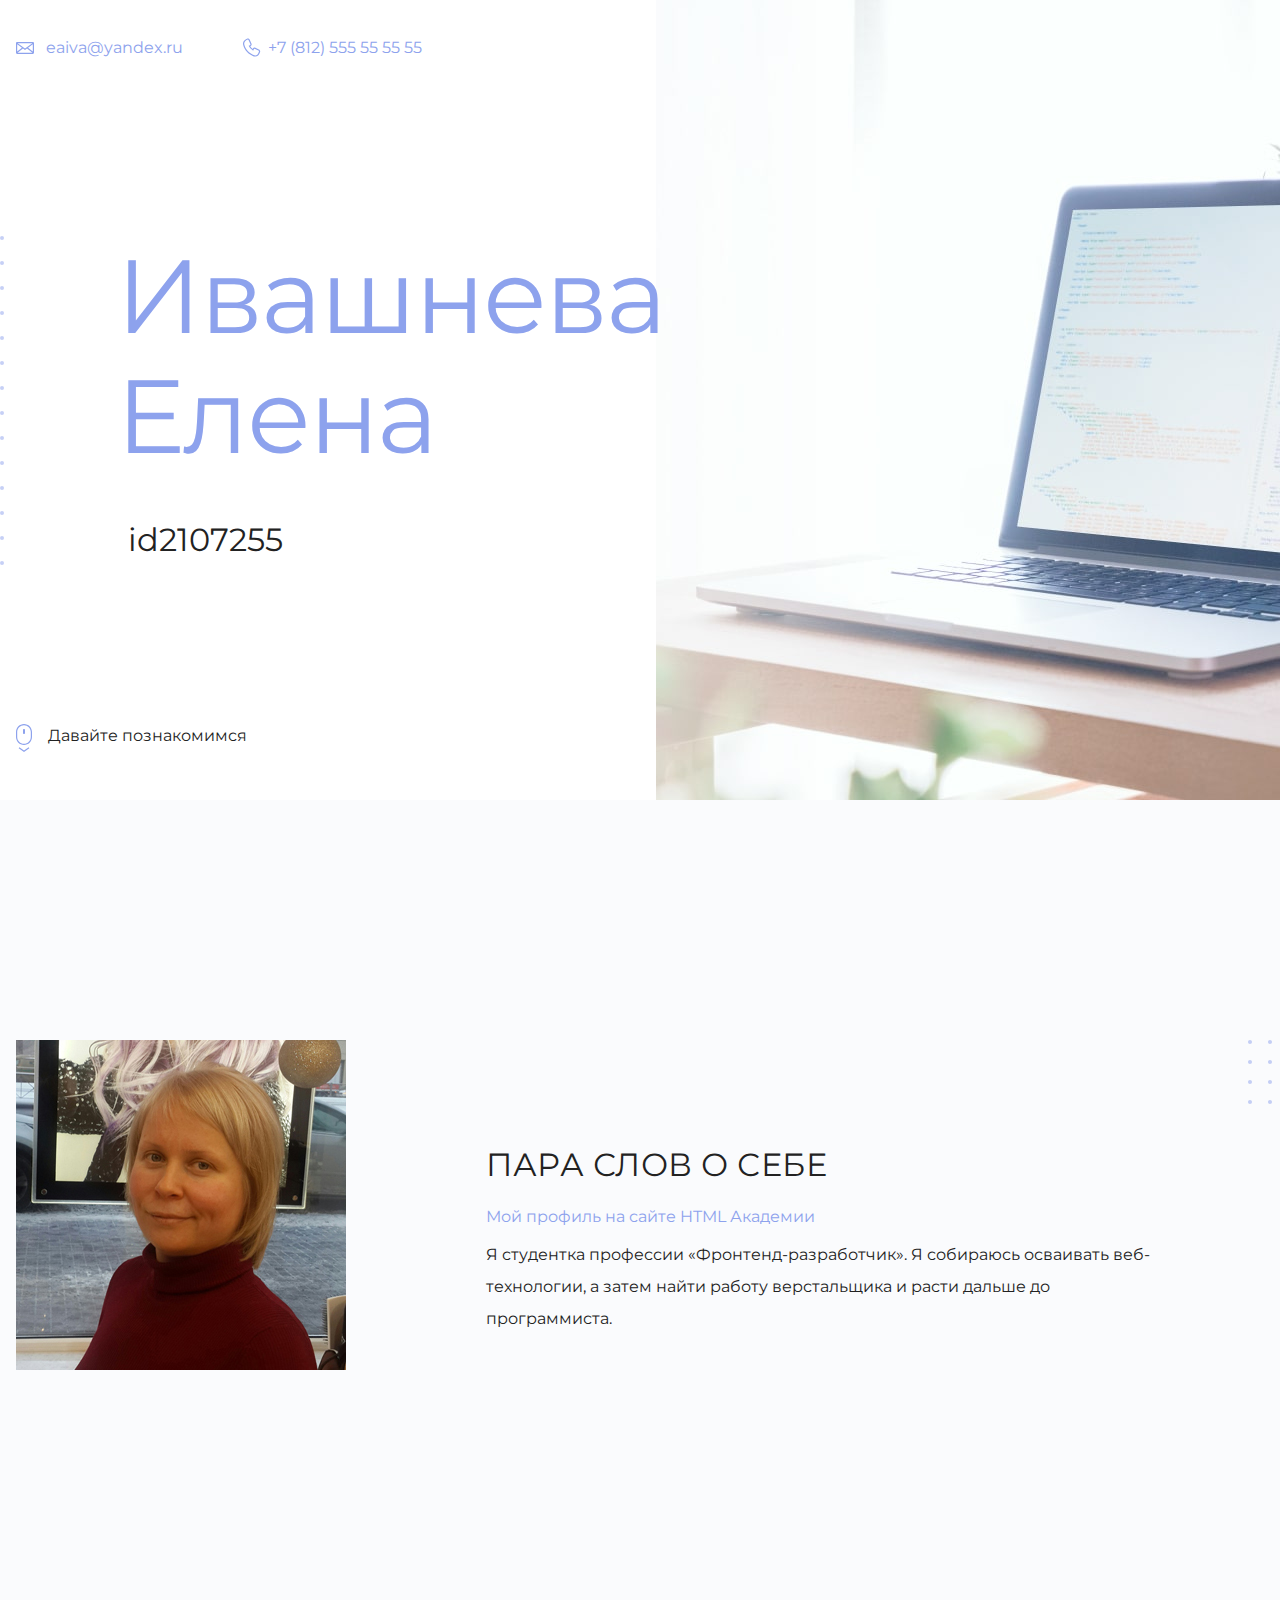
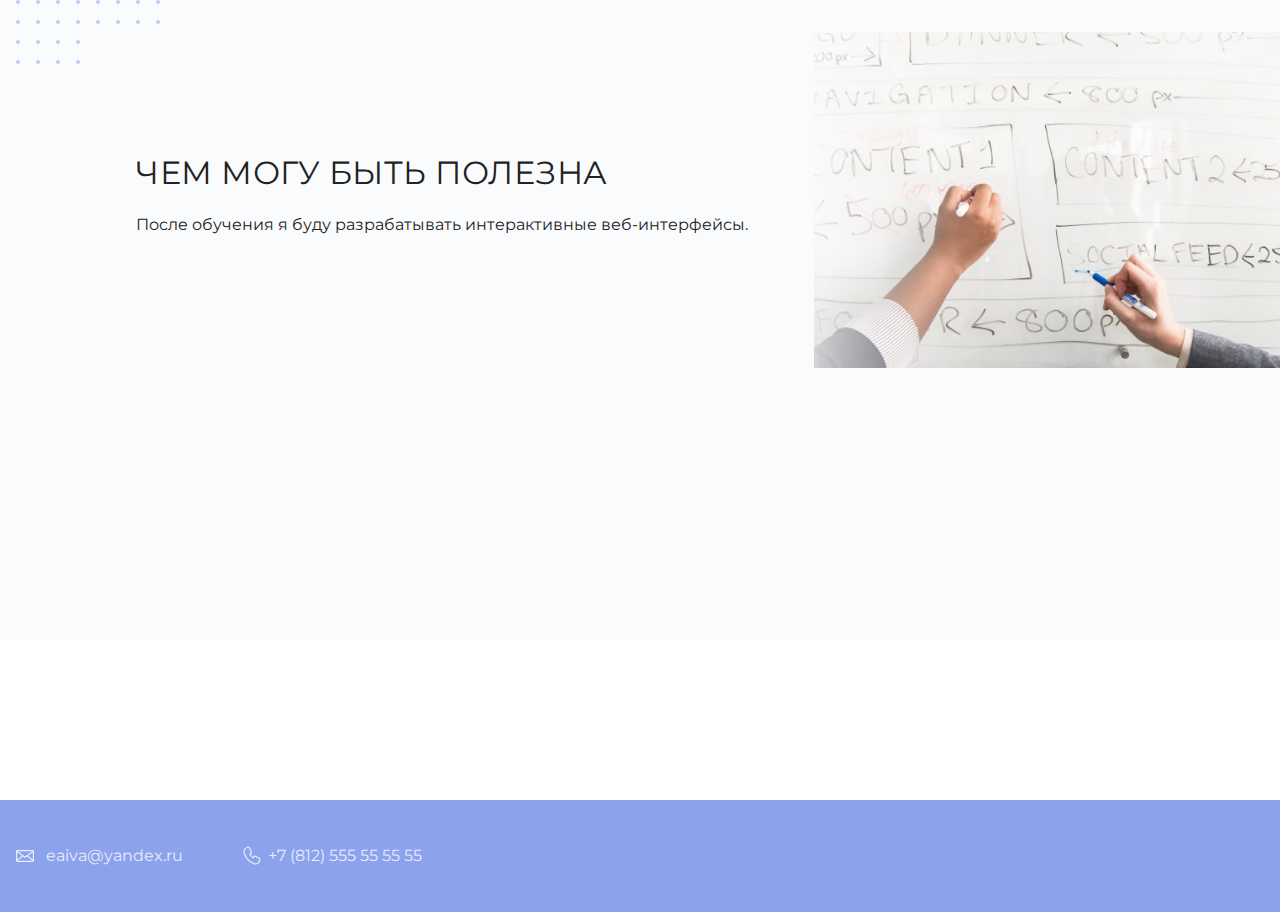
<file: index.html>
<!DOCTYPE html>
<html lang="ru">
  <head>
    <meta charset="UTF-8">
    <link rel="stylesheet" href="style.css">
    <link href="https://fonts.googleapis.com/css?family=Montserrat:400,500,700|Old+Standard+TT&display=swap&subset=cyrillic" rel="stylesheet">
    <title>Сайт-портфолио</title>
  </head>

  <body>
    <header class="page-header">
      <div class="container">
        <a class="header-email" href="mailto:eaiva@yandex.ru">eaiva@yandex.ru</a>
        <a class="header-phone" href="tel:+7812555555555">+7 (812) 555 55 55 55</a>
      </div>
    </header>

    <main>
      <section class="hero-image">
        <div class="container">
          <h1 class="heading">Ивашнева<br>Елена</h1>
          <p>id2107255</p>
        </div>
      </section>

      <section class="intro">
        <div class="container">
          <h2 class="subheading">Давайте познакомимся</h2>
          <figure class="user-image">
            <img src="files/user.jpg" width="330" height="330" alt="Ивашнева Елена">
          </figure>
          <div>
            <h3>Пара слов о себе</h3>
            <p>
              <a class="main-link" href="https://htmlacademy.ru/profile/id2107255" target="_blank">Мой профиль на сайте HTML Академии</a>
            </p>
            <p>Я студентка профессии «Фронтенд-разработчик». Я собираюсь осваивать веб-технологии, а затем найти работу верстальщика и расти дальше до программиста.</p>
          </div>
          <div>
            <h3>Чем могу быть полезна</h3>
            <p>После обучения я буду разрабатывать интерактивные веб-интерфейсы.</p>
          </div>
      </section>
    </main>

    <footer class="page-footer">
      <div class="container">
        <a class="footer-email" href="mailto:eaiva@yandex.ru">eaiva@yandex.ru</a>
        <a class="footer-phone" href="tel:+7812555555555">+7 (812) 555 55 55 55</a>
      </div>
    </footer>
  </body>
</html>
</file>
<file: style.css>
body {
  position: relative;
  margin: 0;
  min-width: 1408px;
  font-family: "Montserrat", "Helvetica", "Arial", sans-serif;
  font-size: 16px;
  line-height: 32px;
  color: #222222;
  background-image: url("img/hero-bg.jpg");
  background-repeat: no-repeat;
  background-position-y: top;
  background-position-x: calc(50vw + 16px);
}

.container {
  max-width: 1408px;
  margin: 0 auto;
  padding: 0 16px;
}

.page-header {
  margin: 0 0 140px;
  padding: 32px 0;
}

.page-header a {
  margin-right: 56px;
  padding-bottom: 10px;
  padding-top: 10px;
  color: #8da2ed;
  text-decoration: none;
  background-repeat: no-repeat;
  background-position: left;
}

.page-header a:focus,
.page-header a:hover {
  border-bottom: 1px solid #8da2ed;
  filter: hue-rotate(50deg);
}

.page-header a:active {
  filter: hue-rotate(0);
  opacity: 0.6;
}

.header-email {
  padding-left: 30px;
  background-image: url("img/icon-email-header.svg");
}

.header-phone {
  padding-left: 25px;
  background-image: url("img/icon-phone-header.svg");
}

.main-link {
  color: #8da2ed;
  text-decoration: none;
}

.main-link:hover {
  border-bottom: 1px solid #8da2ed;
  filter: hue-rotate(50deg);
}

.main-link:active {
  filter: hue-rotate(0);
  opacity: 0.6;
}

.hero-image {
  position: relative;
  height: 564px;
}

.hero-image .container {
  padding-left: 0;
  padding-right: 0;
  background-image: url("img/dotted-border-v.svg");
  background-repeat: repeat-y;
  background-position: top left;
}

.heading {
  margin: 0 0 40px;
  padding-left: 116px;
  width: 928px;
  font-size: 104px;
  line-height: 120px;
  letter-spacing: -2px;
  font-weight: 400;
  color: #8da2ed;
}

.hero-image p {
  margin: 0;
  padding-left: 128px;
  padding-bottom: 16px;
  font-size: 32px;
  line-height: 48px;
}

.intro {
  margin: 0 0 160px;
  padding-top: 240px;
  padding-bottom: 80px;
  background-color: #fafbfd;
}

.subheading {
  margin: 0 0 56px;
  font-size: 72px;
  line-height: 104px;
  font-weight: 400;
  color: #8da2ed;
}

.intro .container {
  position: relative;
}

.intro .subheading {
  position: absolute;
  top: -320px;
  left: 48px;
  font-size: 16px;
  line-height: 32px;
  color: #222222;
}

.intro .subheading::before {
  position: absolute;
  content: "";
  top: 4px;
  left: -32px;
  width: 16px;
  height: 28px;
  background-image: url("img/icon-scroll.svg");
  background-repeat: no-repeat;
}

.user-image {
  margin: 0 0 32px;
  position: absolute;
  top: 0;
  left: 0;
}

.user-image img {
  width: 330px;
  height: 330px;
  margin-left: 16px;
  object-fit: cover;
}

.intro .container div {
  position: relative;
  display: flex;
  flex-direction: column;
  justify-content: center;
  margin: 0 120px 160px;
  min-height: 400px;
}

.intro .user-image + div {
  margin-left: 470px;
}

.intro .container > div::before,
.intro .container > div::after {
  position: absolute;
  content: "";
  background-repeat: no-repeat;
}

.intro .container div:nth-of-type(1)::before {
  top: 0;
  right: -120px;
  width: 144px;
  height: 64px;
  background-image: url("img/decor-dots1.svg");
}

.intro .container div:nth-of-type(2)::before {
  top: 0;
  left: -120px;
  width: 144px;
  height: 64px;
  background-image: url("img/decor-dots2.svg");
}

.intro h3 {
  margin: 0 0 16px;
  width: 688px;
  font-size: 32px;
  line-height: 40px;
  font-weight: 400;
  letter-spacing: 0.5px;
  text-transform: uppercase;
}

.intro p {
  margin: 0;
  width: 688px;
}

.intro p:first-of-type {
  margin-bottom: 6px;
}

.intro .container div:nth-of-type(2) {
  margin-right: 0;
  background-image: url("img/abilities.jpg");
  background-size: 578px;
  background-position: right;
  background-repeat: no-repeat;
}

.intro .container .skills {
  min-height: unset;
}

.skills::before {
  top: 0;
  right: -120px;
  width: 64px;
  height: 64px;
  background-image: url("img/decor-dots3.svg");
}

.skills::after {
  bottom: -56px;
  left: -120px;
  width: 64px;
  height: 24px;
  background-image: url("img/decor-dots4.svg");
}

.skills h3 {
  margin-bottom: 56px;
}

.skills-list {
  position: relative;
  display: flex;
  margin: 0;
  padding: 0;
}

.skills-list dt {
  flex-shrink: 0;
  padding-left: 82px;
  width: 480px;
  height: 72px;
  font-size: 24px;
  letter-spacing: 1px;
  background-repeat: no-repeat;
  background-position: left;
}

.skill-html {
  background-image: url("img/icon-html.svg");
}

.skill-css {
  margin-left: 48px;
  background-image: url("img/icon-css.svg");
}

.level {
  position: absolute;
  top: 32px;
  margin: 4px 0 16px;
  padding: 0;
  height: 32px;
  width: 478px;
  font-size: 0;
  background-color: #ffffff;
  border: 1px solid #dee5fb;
}

.skill-html + .level {
  left: 82px;
}

.skill-css + .level {
  left: 690px;
}

.skills .level div {
  margin: 4px;
  height: 24px;
  min-height: unset;
  background-color: #8da2ed;
  background-image: url("img/progress-pattern.svg");
}

.button {
  position: relative;
  margin: auto 72px -10px;
  padding: 10px 0 10px 28px;
  display: block;
  font-size: 20px;
  letter-spacing: 0.5px;
  text-decoration: none;
  text-transform: uppercase;
  color: #8da2ed;
  border: 1px solid #8da2ed;
}

.button::before {
  position: absolute;
  content: "";
  width: 20px;
  height: 20px;
  top: 14px;
  left: 29px;
  background-image: url("img/icon-open-page.svg");
}

.button:focus,
.button:hover {
  margin-bottom: -10px;
  color: #ffffff;
  border-color: #c98ded;
  background-color: #c98ded;
  transition: border-color 150ms, background-color 150ms;
}

.button:active {
  opacity: 0.6;
}

.button:focus::before,
.button:hover::before,
.button:active::before {
  filter: brightness(100);
}

.page-footer {
  padding: 40px 0;
  background-color: #8da2ed;
}

.page-footer a {
  margin-right: 56px;
  padding-bottom: 10px;
  padding-top: 10px;
  color: #ffffff;
  text-decoration: none;
  background-repeat: no-repeat;
  background-position: left;
  opacity: 0.8;
}

.page-footer a:focus,
.page-footer a:hover {
  opacity: 1;
  border-bottom: 1px solid #ffffff;
}

.page-footer a:active {
  opacity: 0.6;
}

.footer-email {
  padding-left: 30px;
  background-image: url("img/icon-email-footer.svg");
}

.footer-phone {
  padding-left: 25px;
  background-image: url("img/icon-phone-footer.svg");
}
</file>
